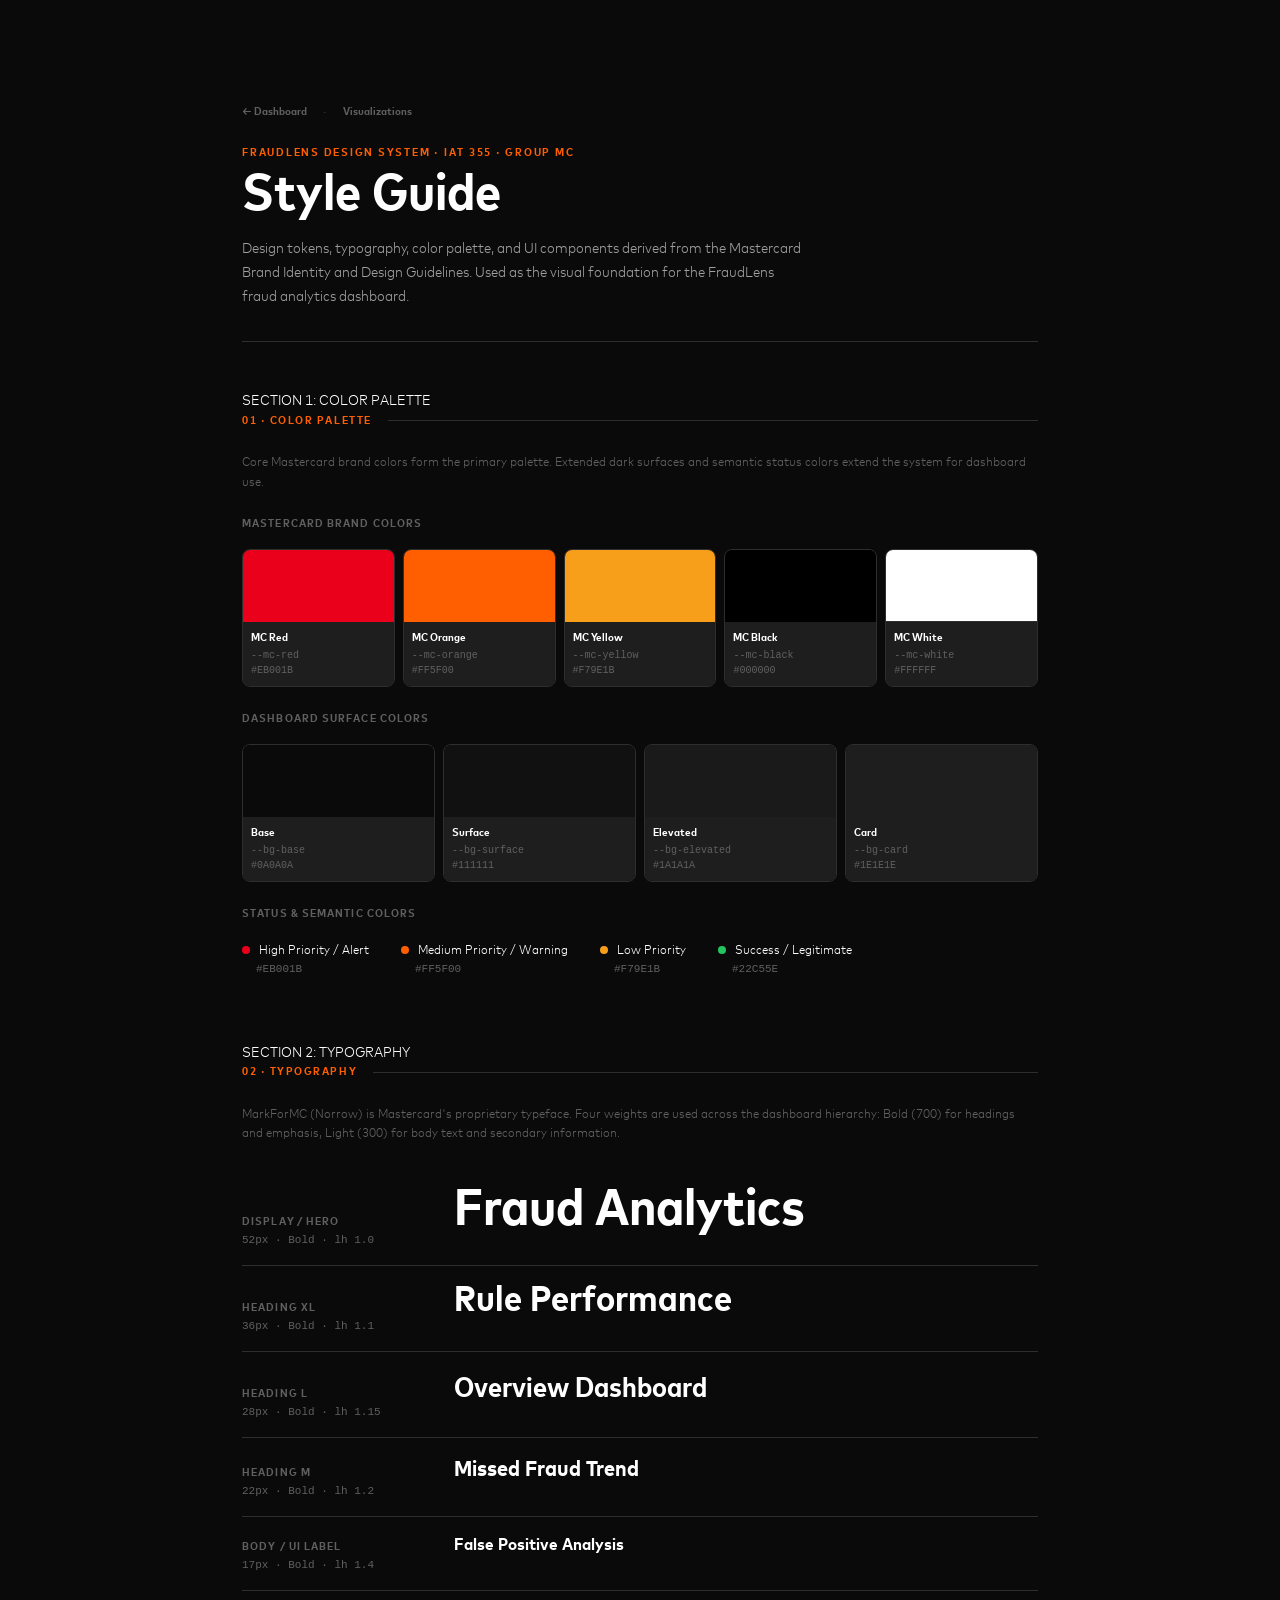
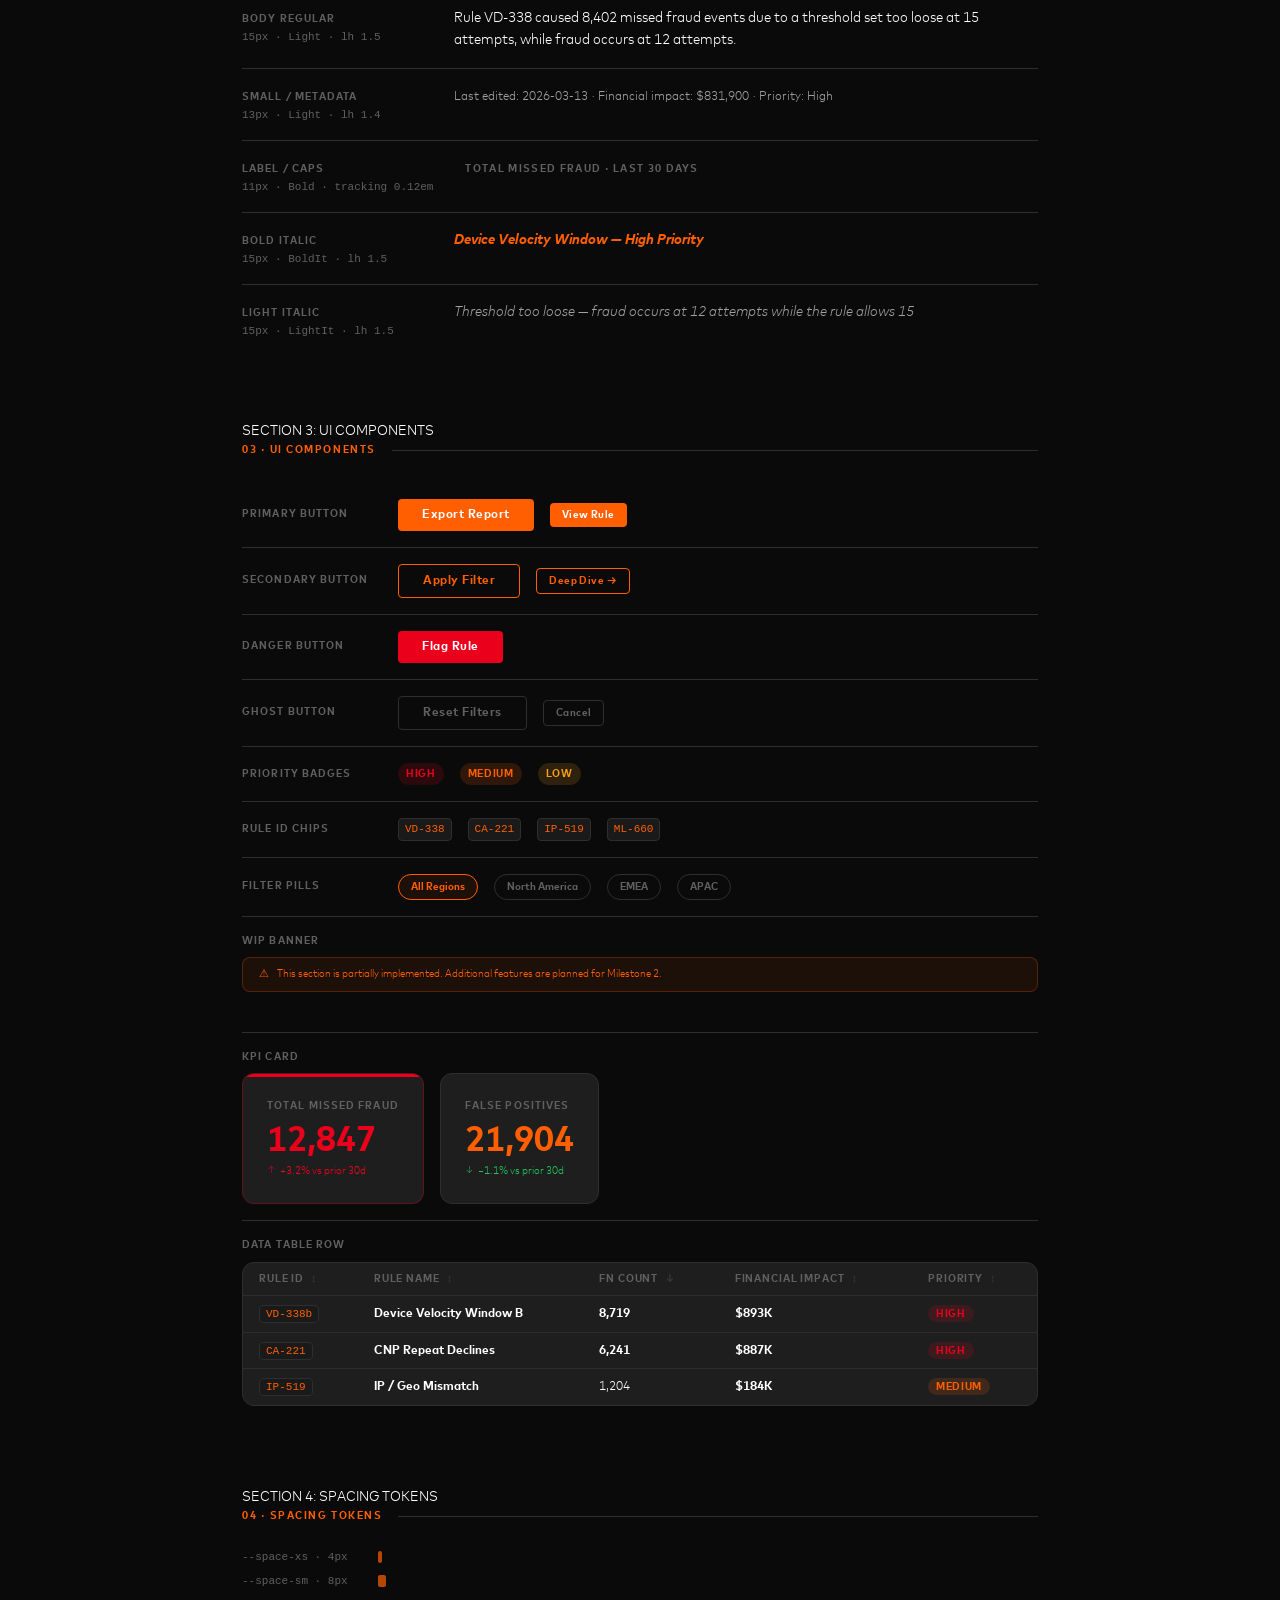
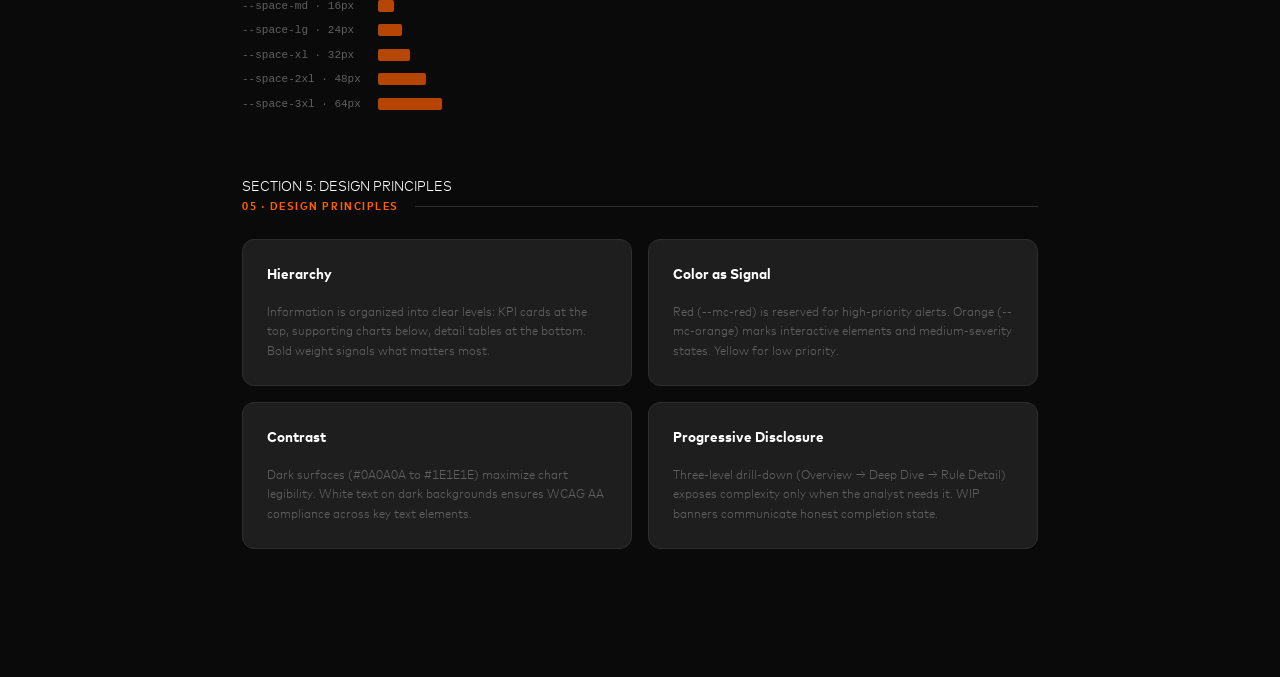
<file: style-guide.html>
<!DOCTYPE html>
<html lang="en">

<head>
    <meta charset="UTF-8" />
    <meta name="viewport" content="width=device-width, initial-scale=1.0" />
    <title>Style Guide — FraudLens Design System</title>
    <link rel="stylesheet" href="style.css" />
    <style>
        /* ---- Style Guide overrides ---- */
        body {
            background: var(--bg-base);
        }

        .sg-page {
            max-width: 860px;
            margin: 0 auto;
            padding: var(--space-xl) var(--space-xl) var(--space-3xl);
        }

        .sg-header {
            padding: var(--space-2xl) 0 var(--space-xl);
            border-bottom: 1px solid var(--bg-border);
            margin-bottom: var(--space-2xl);
        }

        .sg-eyebrow {
            font-size: var(--type-xs);
            font-weight: 700;
            letter-spacing: 0.16em;
            text-transform: uppercase;
            color: var(--mc-orange);
            margin-bottom: var(--space-sm);
        }

        .sg-header-title {
            font-size: var(--type-3xl);
            font-weight: 700;
            line-height: 1.0;
            margin-bottom: var(--space-md);
        }

        .sg-header-desc {
            font-size: var(--type-base);
            color: var(--text-secondary);
            font-weight: 300;
            line-height: 1.6;
            max-width: 560px;
        }

        .sg-nav {
            display: flex;
            gap: var(--space-md);
            margin-top: var(--space-lg);
        }

        .sg-nav a {
            font-size: var(--type-xs);
            font-weight: 700;
            color: var(--text-muted);
            transition: color var(--transition-fast);
        }

        .sg-nav a:hover {
            color: var(--mc-orange);
        }

        /* Section blocks */
        .sg-section {
            margin-bottom: var(--space-3xl);
        }

        .sg-section-label {
            font-size: var(--type-xs);
            font-weight: 700;
            letter-spacing: 0.14em;
            text-transform: uppercase;
            color: var(--mc-orange);
            margin-bottom: var(--space-lg);
            display: flex;
            align-items: center;
            gap: var(--space-md);
        }

        .sg-section-label::after {
            content: '';
            flex: 1;
            height: 1px;
            background: var(--bg-border);
        }

        /* Color swatches */
        .swatch-grid {
            display: grid;
            grid-template-columns: repeat(5, 1fr);
            gap: var(--space-sm);
            margin-bottom: var(--space-md);
        }

        .swatch {
            border-radius: var(--radius-md);
            overflow: hidden;
            border: 1px solid var(--bg-border);
        }

        .swatch-color {
            height: 72px;
        }

        .swatch-info {
            padding: var(--space-sm);
            background: var(--bg-card);
        }

        .swatch-name {
            font-size: var(--type-xs);
            font-weight: 700;
            color: var(--text-primary);
            margin-bottom: 2px;
        }

        .swatch-value {
            font-family: 'Courier New', monospace;
            font-size: 10px;
            color: var(--text-muted);
        }

        .swatch-grid--secondary {
            grid-template-columns: repeat(4, 1fr);
        }

        /* Typography specimens */
        .type-row {
            display: flex;
            align-items: baseline;
            gap: var(--space-xl);
            padding: var(--space-md) 0;
            border-bottom: 1px solid var(--bg-border);
        }

        .type-row:last-child {
            border-bottom: none;
        }

        .type-meta {
            min-width: 180px;
            flex-shrink: 0;
        }

        .type-meta-label {
            font-size: var(--type-xs);
            font-weight: 700;
            text-transform: uppercase;
            letter-spacing: 0.1em;
            color: var(--text-muted);
        }

        .type-meta-spec {
            font-size: var(--type-xs);
            color: var(--text-muted);
            font-family: 'Courier New', monospace;
            margin-top: 2px;
        }

        .type-specimen {
            flex: 1;
        }

        /* UI Component examples */
        .component-row {
            display: flex;
            align-items: center;
            gap: var(--space-md);
            flex-wrap: wrap;
            padding: var(--space-md) 0;
            border-bottom: 1px solid var(--bg-border);
        }

        .component-row:last-child {
            border-bottom: none;
        }

        .component-label {
            min-width: 140px;
            font-size: var(--type-xs);
            font-weight: 700;
            text-transform: uppercase;
            letter-spacing: 0.1em;
            color: var(--text-muted);
        }

        /* Buttons */
        .btn {
            font-family: 'MarkForMC', sans-serif;
            font-size: var(--type-sm);
            font-weight: 700;
            padding: var(--space-sm) var(--space-lg);
            border-radius: var(--radius-sm);
            border: none;
            cursor: pointer;
            transition: all var(--transition-fast);
            letter-spacing: 0.04em;
        }

        .btn--primary {
            background: var(--mc-orange);
            color: #fff;
        }

        .btn--primary:hover {
            background: #E55500;
        }

        .btn--secondary {
            background: transparent;
            border: 1px solid var(--mc-orange);
            color: var(--mc-orange);
        }

        .btn--secondary:hover {
            background: rgba(255, 95, 0, 0.1);
        }

        .btn--danger {
            background: var(--mc-red);
            color: #fff;
        }

        .btn--ghost {
            background: transparent;
            border: 1px solid var(--bg-border);
            color: var(--text-muted);
        }

        .btn--ghost:hover {
            border-color: var(--text-secondary);
            color: var(--text-primary);
        }

        .btn--sm {
            font-size: var(--type-xs);
            padding: 5px 12px;
        }

        /* Sample card */
        .sg-sample-card {
            background: var(--bg-card);
            border: 1px solid var(--bg-border);
            border-radius: var(--radius-lg);
            padding: var(--space-lg);
            max-width: 320px;
        }

        /* Spacing tokens */
        .spacing-grid {
            display: flex;
            flex-direction: column;
            gap: var(--space-sm);
        }

        .spacing-row {
            display: flex;
            align-items: center;
            gap: var(--space-md);
        }

        .spacing-bar {
            background: var(--mc-orange);
            height: 12px;
            border-radius: 2px;
            opacity: 0.7;
        }

        .spacing-label {
            font-size: var(--type-xs);
            font-family: 'Courier New', monospace;
            color: var(--text-muted);
            min-width: 120px;
        }

        /* Status indicators */
        .status-dot {
            width: 8px;
            height: 8px;
            border-radius: 50%;
            display: inline-block;
            margin-right: 6px;
        }

        .status-dot--red {
            background: var(--mc-red);
        }

        .status-dot--orange {
            background: var(--mc-orange);
        }

        .status-dot--yellow {
            background: var(--mc-yellow);
        }

        .status-dot--green {
            background: var(--status-ok);
        }

        @media (max-width: 700px) {
            .swatch-grid {
                grid-template-columns: repeat(3, 1fr);
            }

            .swatch-grid--secondary {
                grid-template-columns: repeat(2, 1fr);
            }
        }
    </style>
</head>

<body>

    <div class="sg-page">

        <!-- HEADER -->
        <header class="sg-header">
            <div class="sg-nav">
                <a href="index.html">← Dashboard</a>
                <span class="text-muted text-xs">·</span>
                <a href="visualizations.html">Visualizations</a>
            </div>
            <div style="margin-top: var(--space-lg);">
                <div class="sg-eyebrow">FraudLens Design System · IAT 355 · Group MC</div>
                <h1 class="sg-header-title">Style Guide</h1>
                <p class="sg-header-desc">Design tokens, typography, color palette, and UI components derived from the
                    Mastercard Brand Identity and Design Guidelines. Used as the visual foundation for the FraudLens
                    fraud analytics dashboard.</p>
            </div>
        </header>


        SECTION 1: COLOR PALETTE

        <section class="sg-section">
            <div class="sg-section-label">01 · Color Palette</div>

            <p class="text-sm text-muted mb-lg">Core Mastercard brand colors form the primary palette. Extended dark
                surfaces and semantic status colors extend the system for dashboard use.</p>

            <p class="text-xs text-muted mb-md"
                style="font-weight: 700; text-transform: uppercase; letter-spacing: 0.1em;">Mastercard Brand Colors</p>
            <div class="swatch-grid">
                <div class="swatch">
                    <div class="swatch-color" style="background: #EB001B;"></div>
                    <div class="swatch-info">
                        <div class="swatch-name">MC Red</div>
                        <div class="swatch-value">--mc-red<br>#EB001B</div>
                    </div>
                </div>
                <div class="swatch">
                    <div class="swatch-color" style="background: #FF5F00;"></div>
                    <div class="swatch-info">
                        <div class="swatch-name">MC Orange</div>
                        <div class="swatch-value">--mc-orange<br>#FF5F00</div>
                    </div>
                </div>
                <div class="swatch">
                    <div class="swatch-color" style="background: #F79E1B;"></div>
                    <div class="swatch-info">
                        <div class="swatch-name">MC Yellow</div>
                        <div class="swatch-value">--mc-yellow<br>#F79E1B</div>
                    </div>
                </div>
                <div class="swatch">
                    <div class="swatch-color" style="background: #000;"></div>
                    <div class="swatch-info">
                        <div class="swatch-name">MC Black</div>
                        <div class="swatch-value">--mc-black<br>#000000</div>
                    </div>
                </div>
                <div class="swatch">
                    <div class="swatch-color" style="background: #fff; border-bottom: 1px solid #2E2E2E;"></div>
                    <div class="swatch-info">
                        <div class="swatch-name">MC White</div>
                        <div class="swatch-value">--mc-white<br>#FFFFFF</div>
                    </div>
                </div>
            </div>

            <p class="text-xs text-muted mb-md mt-lg"
                style="font-weight: 700; text-transform: uppercase; letter-spacing: 0.1em;">Dashboard Surface Colors</p>
            <div class="swatch-grid swatch-grid--secondary">
                <div class="swatch">
                    <div class="swatch-color" style="background: #0A0A0A;"></div>
                    <div class="swatch-info">
                        <div class="swatch-name">Base</div>
                        <div class="swatch-value">--bg-base<br>#0A0A0A</div>
                    </div>
                </div>
                <div class="swatch">
                    <div class="swatch-color" style="background: #111111;"></div>
                    <div class="swatch-info">
                        <div class="swatch-name">Surface</div>
                        <div class="swatch-value">--bg-surface<br>#111111</div>
                    </div>
                </div>
                <div class="swatch">
                    <div class="swatch-color" style="background: #1A1A1A;"></div>
                    <div class="swatch-info">
                        <div class="swatch-name">Elevated</div>
                        <div class="swatch-value">--bg-elevated<br>#1A1A1A</div>
                    </div>
                </div>
                <div class="swatch">
                    <div class="swatch-color" style="background: #1E1E1E;"></div>
                    <div class="swatch-info">
                        <div class="swatch-name">Card</div>
                        <div class="swatch-value">--bg-card<br>#1E1E1E</div>
                    </div>
                </div>
            </div>

            <p class="text-xs text-muted mb-md mt-lg"
                style="font-weight: 700; text-transform: uppercase; letter-spacing: 0.1em;">Status & Semantic Colors</p>
            <div class="component-row" style="border: none; padding: 0; gap: var(--space-xl);">
                <div>
                    <span class="status-dot status-dot--red"></span>
                    <span class="text-sm">High Priority / Alert</span>
                    <div class="text-xs text-muted" style="font-family: monospace; margin-left: 14px;">#EB001B</div>
                </div>
                <div>
                    <span class="status-dot status-dot--orange"></span>
                    <span class="text-sm">Medium Priority / Warning</span>
                    <div class="text-xs text-muted" style="font-family: monospace; margin-left: 14px;">#FF5F00</div>
                </div>
                <div>
                    <span class="status-dot status-dot--yellow"></span>
                    <span class="text-sm">Low Priority</span>
                    <div class="text-xs text-muted" style="font-family: monospace; margin-left: 14px;">#F79E1B</div>
                </div>
                <div>
                    <span class="status-dot status-dot--green"></span>
                    <span class="text-sm">Success / Legitimate</span>
                    <div class="text-xs text-muted" style="font-family: monospace; margin-left: 14px;">#22C55E</div>
                </div>
            </div>

        </section>


        SECTION 2: TYPOGRAPHY

        <section class="sg-section">
            <div class="sg-section-label">02 · Typography</div>

            <p class="text-sm text-muted mb-lg">MarkForMC (Norrow) is Mastercard's proprietary typeface. Four weights
                are used across the dashboard hierarchy: Bold (700) for headings and emphasis, Light (300) for body text
                and secondary information.</p>

            <div class="type-row">
                <div class="type-meta">
                    <div class="type-meta-label">Display / Hero</div>
                    <div class="type-meta-spec">52px · Bold · lh 1.0</div>
                </div>
                <div class="type-specimen">
                    <span style="font-size: 52px; font-weight: 700; line-height: 1.0;">Fraud Analytics</span>
                </div>
            </div>

            <div class="type-row">
                <div class="type-meta">
                    <div class="type-meta-label">Heading XL</div>
                    <div class="type-meta-spec">36px · Bold · lh 1.1</div>
                </div>
                <div class="type-specimen">
                    <span style="font-size: 36px; font-weight: 700; line-height: 1.1;">Rule Performance</span>
                </div>
            </div>

            <div class="type-row">
                <div class="type-meta">
                    <div class="type-meta-label">Heading L</div>
                    <div class="type-meta-spec">28px · Bold · lh 1.15</div>
                </div>
                <div class="type-specimen">
                    <span style="font-size: 28px; font-weight: 700;">Overview Dashboard</span>
                </div>
            </div>

            <div class="type-row">
                <div class="type-meta">
                    <div class="type-meta-label">Heading M</div>
                    <div class="type-meta-spec">22px · Bold · lh 1.2</div>
                </div>
                <div class="type-specimen">
                    <span style="font-size: 22px; font-weight: 700;">Missed Fraud Trend</span>
                </div>
            </div>

            <div class="type-row">
                <div class="type-meta">
                    <div class="type-meta-label">Body / UI Label</div>
                    <div class="type-meta-spec">17px · Bold · lh 1.4</div>
                </div>
                <div class="type-specimen">
                    <span style="font-size: 17px; font-weight: 700;">False Positive Analysis</span>
                </div>
            </div>

            <div class="type-row">
                <div class="type-meta">
                    <div class="type-meta-label">Body Regular</div>
                    <div class="type-meta-spec">15px · Light · lh 1.5</div>
                </div>
                <div class="type-specimen">
                    <span style="font-size: 15px; font-weight: 300;">Rule VD-338 caused 8,402 missed fraud events due to
                        a threshold set too loose at 15 attempts, while fraud occurs at 12 attempts.</span>
                </div>
            </div>

            <div class="type-row">
                <div class="type-meta">
                    <div class="type-meta-label">Small / Metadata</div>
                    <div class="type-meta-spec">13px · Light · lh 1.4</div>
                </div>
                <div class="type-specimen">
                    <span style="font-size: 13px; font-weight: 300; color: #A0A0A0;">Last edited: 2026-03-13 · Financial
                        impact: $831,900 · Priority: High</span>
                </div>
            </div>

            <div class="type-row">
                <div class="type-meta">
                    <div class="type-meta-label">Label / Caps</div>
                    <div class="type-meta-spec">11px · Bold · tracking 0.12em</div>
                </div>
                <div class="type-specimen">
                    <span
                        style="font-size: 11px; font-weight: 700; letter-spacing: 0.12em; text-transform: uppercase; color: #606060;">Total
                        Missed Fraud · Last 30 Days</span>
                </div>
            </div>

            <div class="type-row">
                <div class="type-meta">
                    <div class="type-meta-label">Bold Italic</div>
                    <div class="type-meta-spec">15px · BoldIt · lh 1.5</div>
                </div>
                <div class="type-specimen">
                    <span style="font-size: 15px; font-weight: 700; font-style: italic; color: #FF5F00;">Device Velocity
                        Window — High Priority</span>
                </div>
            </div>

            <div class="type-row">
                <div class="type-meta">
                    <div class="type-meta-label">Light Italic</div>
                    <div class="type-meta-spec">15px · LightIt · lh 1.5</div>
                </div>
                <div class="type-specimen">
                    <span style="font-size: 15px; font-weight: 300; font-style: italic; color: #A0A0A0;">Threshold too
                        loose — fraud occurs at 12 attempts while the rule allows 15</span>
                </div>
            </div>
        </section>


        SECTION 3: UI COMPONENTS

        <section class="sg-section">
            <div class="sg-section-label">03 · UI Components</div>

            <!-- Buttons -->
            <div class="component-row">
                <div class="component-label">Primary Button</div>
                <button class="btn btn--primary">Export Report</button>
                <button class="btn btn--primary btn--sm">View Rule</button>
            </div>

            <div class="component-row">
                <div class="component-label">Secondary Button</div>
                <button class="btn btn--secondary">Apply Filter</button>
                <button class="btn btn--secondary btn--sm">Deep Dive →</button>
            </div>

            <div class="component-row">
                <div class="component-label">Danger Button</div>
                <button class="btn btn--danger">Flag Rule</button>
            </div>

            <div class="component-row">
                <div class="component-label">Ghost Button</div>
                <button class="btn btn--ghost">Reset Filters</button>
                <button class="btn btn--ghost btn--sm">Cancel</button>
            </div>

            <!-- Priority Badges -->
            <div class="component-row">
                <div class="component-label">Priority Badges</div>
                <span class="priority-badge priority-badge--high">High</span>
                <span class="priority-badge priority-badge--medium">Medium</span>
                <span class="priority-badge priority-badge--low">Low</span>
            </div>

            <!-- Rule ID chip -->
            <div class="component-row">
                <div class="component-label">Rule ID Chips</div>
                <span class="rule-id">VD-338</span>
                <span class="rule-id">CA-221</span>
                <span class="rule-id">IP-519</span>
                <span class="rule-id">ML-660</span>
            </div>

            <!-- Filter pills -->
            <div class="component-row">
                <div class="component-label">Filter Pills</div>
                <button class="filter-btn active">All Regions</button>
                <button class="filter-btn">North America</button>
                <button class="filter-btn">EMEA</button>
                <button class="filter-btn">APAC</button>
            </div>

            <!-- WIP Banner -->
            <div class="component-row" style="display: block;">
                <div class="component-label" style="margin-bottom: var(--space-sm);">WIP Banner</div>
                <div class="wip-banner">
                    <span>⚠</span>
                    <span>This section is partially implemented. Additional features are planned for Milestone 2.</span>
                </div>
            </div>

            <!-- Sample KPI Card -->
            <div class="component-row" style="display: block;">
                <div class="component-label" style="margin-bottom: var(--space-sm);">KPI Card</div>
                <div style="display: flex; gap: var(--space-md);">
                    <div class="kpi-card kpi-card--alert" style="max-width: 220px;">
                        <div class="kpi-label">Total Missed Fraud</div>
                        <div class="kpi-value kpi-value--alert">12,847</div>
                        <div class="kpi-delta kpi-delta--up">
                            <span class="kpi-delta-arrow">↑</span>
                            <span>+3.2% vs prior 30d</span>
                        </div>
                    </div>
                    <div class="kpi-card" style="max-width: 220px;">
                        <div class="kpi-label">False Positives</div>
                        <div class="kpi-value kpi-value--warn">21,904</div>
                        <div class="kpi-delta kpi-delta--down">
                            <span class="kpi-delta-arrow">↓</span>
                            <span>−1.1% vs prior 30d</span>
                        </div>
                    </div>
                </div>
            </div>

            <!-- Sample data table snippet -->
            <div class="component-row" style="display: block;">
                <div class="component-label" style="margin-bottom: var(--space-sm);">Data Table Row</div>
                <div class="chart-card" style="padding: 0; overflow: hidden;">
                    <table class="data-table">
                        <thead>
                            <tr>
                                <th>Rule ID <span class="sort-arrow">↕</span></th>
                                <th>Rule Name <span class="sort-arrow">↕</span></th>
                                <th>FN Count <span class="sort-arrow">↓</span></th>
                                <th>Financial Impact <span class="sort-arrow">↕</span></th>
                                <th>Priority <span class="sort-arrow">↕</span></th>
                            </tr>
                        </thead>
                        <tbody>
                            <tr>
                                <td><span class="rule-id">VD-338b</span></td>
                                <td class="text-bold">Device Velocity Window B</td>
                                <td class="text-bold text-danger">8,719</td>
                                <td class="impact-value impact-value--high">$893K</td>
                                <td><span class="priority-badge priority-badge--high">High</span></td>
                            </tr>
                            <tr>
                                <td><span class="rule-id">CA-221</span></td>
                                <td class="text-bold">CNP Repeat Declines</td>
                                <td class="text-bold">6,241</td>
                                <td class="impact-value">$887K</td>
                                <td><span class="priority-badge priority-badge--high">High</span></td>
                            </tr>
                            <tr>
                                <td><span class="rule-id">IP-519</span></td>
                                <td class="text-bold">IP / Geo Mismatch</td>
                                <td class="text-muted">1,204</td>
                                <td class="impact-value">$184K</td>
                                <td><span class="priority-badge priority-badge--medium">Medium</span></td>
                            </tr>
                        </tbody>
                    </table>
                </div>
            </div>

        </section>


        SECTION 4: SPACING TOKENS

        <section class="sg-section">
            <div class="sg-section-label">04 · Spacing Tokens</div>

            <div class="spacing-grid">
                <div class="spacing-row">
                    <div class="spacing-label">--space-xs · 4px</div>
                    <div class="spacing-bar" style="width: 4px;"></div>
                </div>
                <div class="spacing-row">
                    <div class="spacing-label">--space-sm · 8px</div>
                    <div class="spacing-bar" style="width: 8px;"></div>
                </div>
                <div class="spacing-row">
                    <div class="spacing-label">--space-md · 16px</div>
                    <div class="spacing-bar" style="width: 16px;"></div>
                </div>
                <div class="spacing-row">
                    <div class="spacing-label">--space-lg · 24px</div>
                    <div class="spacing-bar" style="width: 24px;"></div>
                </div>
                <div class="spacing-row">
                    <div class="spacing-label">--space-xl · 32px</div>
                    <div class="spacing-bar" style="width: 32px;"></div>
                </div>
                <div class="spacing-row">
                    <div class="spacing-label">--space-2xl · 48px</div>
                    <div class="spacing-bar" style="width: 48px;"></div>
                </div>
                <div class="spacing-row">
                    <div class="spacing-label">--space-3xl · 64px</div>
                    <div class="spacing-bar" style="width: 64px;"></div>
                </div>
            </div>
        </section>


        SECTION 5: DESIGN PRINCIPLES

        <section class="sg-section">
            <div class="sg-section-label">05 · Design Principles</div>

            <div style="display: grid; grid-template-columns: 1fr 1fr; gap: var(--space-md);">
                <div class="chart-card">
                    <div class="chart-card-title mb-md">Hierarchy</div>
                    <p class="text-sm text-muted text-light">Information is organized into clear levels: KPI cards at
                        the top, supporting charts below, detail tables at the bottom. Bold weight signals what matters
                        most.</p>
                </div>
                <div class="chart-card">
                    <div class="chart-card-title mb-md">Color as Signal</div>
                    <p class="text-sm text-muted text-light">Red (--mc-red) is reserved for high-priority alerts. Orange
                        (--mc-orange) marks interactive elements and medium-severity states. Yellow for low priority.
                    </p>
                </div>
                <div class="chart-card">
                    <div class="chart-card-title mb-md">Contrast</div>
                    <p class="text-sm text-muted text-light">Dark surfaces (#0A0A0A to #1E1E1E) maximize chart
                        legibility. White text on dark backgrounds ensures WCAG AA compliance across key text elements.
                    </p>
                </div>
                <div class="chart-card">
                    <div class="chart-card-title mb-md">Progressive Disclosure</div>
                    <p class="text-sm text-muted text-light">Three-level drill-down (Overview → Deep Dive → Rule Detail)
                        exposes complexity only when the analyst needs it. WIP banners communicate honest completion
                        state.</p>
                </div>
            </div>
        </section>

    </div><!-- /sg-page -->

</body>

</html>
</file>
<file: style.css>
/*
   MASTERCARD FRAUD ANALYTICS DASHBOARD — STYLE SYSTEM
   Styles based on Mastercard's Digital Design Guidelines 
   https://stage.perf.mastercard.us/content/designcenter/digital-design.html
*/

/* --- FONT REGISTRATION ------------------------------------ */
@font-face {
    font-family: 'MarkForMC';
    src: url('assets/MarkForMCNrwO-Bold.ttf') format('truetype');
    font-weight: 700;
    font-style: normal;
}

@font-face {
    font-family: 'MarkForMC';
    src: url('assets/MarkForMCNrwO-BoldIt.ttf') format('truetype');
    font-weight: 700;
    font-style: italic;
}

@font-face {
    font-family: 'MarkForMC';
    src: url('assets/MarkForMCNrwO-Light.ttf') format('truetype');
    font-weight: 300;
    font-style: normal;
}

@font-face {
    font-family: 'MarkForMC';
    src: url('assets/MarkForMCNrwO-LightIt.ttf') format('truetype');
    font-weight: 300;
    font-style: italic;
}

/* --- DESIGN TOKENS ---------------------------------------- */
:root {
    /* Mastercard Core Palette */
    --mc-red: #EB001B;
    --mc-orange: #FF5F00;
    --mc-yellow: #F79E1B;
    --mc-black: #000000;
    --mc-white: #FFFFFF;

    /* Surface / Background */
    --bg-base: #0A0A0A;
    --bg-surface: #111111;
    --bg-elevated: #1A1A1A;
    --bg-card: #1E1E1E;
    --bg-hover: #252525;
    --bg-border: #2E2E2E;

    /* Text Hierarchy */
    --text-primary: #FFFFFF;
    --text-secondary: #A0A0A0;
    --text-muted: #606060;
    --text-accent: #FF5F00;

    /* Status Colors */
    --status-high: #EB001B;
    --status-medium: #FF5F00;
    --status-low: #F79E1B;
    --status-ok: #22C55E;

    /* Chart Colors */
    --chart-1: #FF5F00;
    --chart-2: #EB001B;
    --chart-3: #F79E1B;
    --chart-4: #FF8C42;
    --chart-5: #C0392B;

    /* Spacing */
    --space-xs: 4px;
    --space-sm: 8px;
    --space-md: 16px;
    --space-lg: 24px;
    --space-xl: 32px;
    --space-2xl: 48px;
    --space-3xl: 64px;

    /* Typography Scale */
    --type-xs: 11px;
    --type-sm: 13px;
    --type-base: 15px;
    --type-md: 17px;
    --type-lg: 22px;
    --type-xl: 28px;
    --type-2xl: 36px;
    --type-3xl: 52px;

    /* Layout */
    --sidebar-width: 220px;
    --topbar-height: 56px;
    --radius-sm: 4px;
    --radius-md: 8px;
    --radius-lg: 12px;
    --radius-xl: 16px;

    /* Shadows */
    --shadow-card: 0 1px 3px rgba(0, 0, 0, 0.4), 0 4px 12px rgba(0, 0, 0, 0.3);
    --shadow-elevated: 0 4px 16px rgba(0, 0, 0, 0.6), 0 1px 4px rgba(0, 0, 0, 0.4);

    /* Transitions */
    --transition-fast: 150ms ease;
    --transition-normal: 250ms ease;
}

/* --- RESET & BASE ----------------------------------------- */
*,
*::before,
*::after {
    box-sizing: border-box;
    margin: 0;
    padding: 0;
}

html {
    font-size: 16px;
    -webkit-font-smoothing: antialiased;
    -moz-osx-font-smoothing: grayscale;
}

body {
    font-family: 'MarkForMC', 'Helvetica Neue', Helvetica, Arial, sans-serif;
    font-weight: 300;
    font-size: var(--type-base);
    line-height: 1.5;
    color: var(--text-primary);
    background-color: var(--bg-base);
    min-height: 100vh;
}

a {
    color: inherit;
    text-decoration: none;
}

button {
    cursor: pointer;
    font-family: inherit;
}

/* --- LAYOUT SHELL ----------------------------------------- */
.app-shell {
    display: flex;
    min-height: 100vh;
    overflow-x: hidden;
}

/* --- SIDEBAR ---------------------------------------------- */
.sidebar {
    width: var(--sidebar-width);
    background: var(--bg-surface);
    border-right: 1px solid var(--bg-border);
    display: flex;
    flex-direction: column;
    position: fixed;
    top: 0;
    left: 0;
    height: 100vh;
    z-index: 100;
    overflow: hidden;
}

.sidebar-brand {
    padding: var(--space-lg) var(--space-md);
    border-bottom: 1px solid var(--bg-border);
    display: flex;
    align-items: center;
    gap: var(--space-sm);
    min-height: var(--topbar-height);
}

.sidebar-brand-circles {
    display: flex;
    align-items: center;
}

.brand-circle {
    width: 28px;
    height: 28px;
    border-radius: 50%;
    display: block;
}

.brand-circle--red {
    background: var(--mc-red);
}

.brand-circle--yellow {
    background: var(--mc-yellow);
    margin-left: -10px;
}

.sidebar-brand-text {
    font-size: var(--type-xs);
    font-weight: 700;
    letter-spacing: 0.12em;
    text-transform: uppercase;
    color: var(--text-secondary);
    line-height: 1.2;
}

.sidebar-brand-text span {
    display: block;
    color: var(--text-primary);
    font-size: var(--type-sm);
}

.sidebar-nav {
    flex: 1;
    padding: var(--space-md) 0;
    overflow-y: auto;
}

.nav-section-label {
    font-size: var(--type-xs);
    font-weight: 700;
    letter-spacing: 0.14em;
    text-transform: uppercase;
    color: var(--text-muted);
    padding: var(--space-md) var(--space-md) var(--space-xs);
}

.nav-item {
    display: flex;
    align-items: center;
    gap: var(--space-sm);
    padding: var(--space-sm) var(--space-md);
    font-size: var(--type-sm);
    font-weight: 300;
    color: var(--text-secondary);
    cursor: pointer;
    border-left: 2px solid transparent;
    transition: all var(--transition-fast);
    position: relative;
    user-select: none;
}

.nav-item:hover {
    color: var(--text-primary);
    background: var(--bg-hover);
}

.nav-item.active {
    color: var(--text-primary);
    border-left-color: var(--mc-orange);
    background: rgba(255, 95, 0, 0.08);
    font-weight: 700;
}

.nav-item-icon {
    width: 16px;
    height: 16px;
    opacity: 0.6;
    flex-shrink: 0;
}

.nav-item.active .nav-item-icon {
    opacity: 1;
}

.nav-badge {
    margin-left: auto;
    font-size: 10px;
    font-weight: 700;
    padding: 2px 6px;
    border-radius: 10px;
    background: var(--mc-red);
    color: white;
}

.nav-badge--grey {
    background: var(--bg-border);
    color: var(--text-muted);
}

.sidebar-footer {
    padding: var(--space-md);
    border-top: 1px solid var(--bg-border);
}

.sidebar-user {
    display: flex;
    align-items: center;
    gap: var(--space-sm);
}

.user-avatar {
    width: 32px;
    height: 32px;
    border-radius: 50%;
    background: var(--mc-orange);
    display: flex;
    align-items: center;
    justify-content: center;
    font-size: var(--type-xs);
    font-weight: 700;
    color: white;
    flex-shrink: 0;
}

.user-info {
    overflow: hidden;
}

.user-name {
    font-size: var(--type-sm);
    font-weight: 700;
    color: var(--text-primary);
    white-space: nowrap;
    overflow: hidden;
    text-overflow: ellipsis;
}

.user-role {
    font-size: var(--type-xs);
    color: var(--text-muted);
}

/* --- MAIN CONTENT AREA ------------------------------------ */
.main-content {
    margin-left: var(--sidebar-width);
    flex: 1;
    min-width: 0;
    display: flex;
    flex-direction: column;
    min-height: 100vh;
    overflow-x: hidden;
}

/* --- TOP BAR ---------------------------------------------- */
.topbar {
    height: var(--topbar-height);
    background: var(--bg-surface);
    border-bottom: 1px solid var(--bg-border);
    display: flex;
    align-items: center;
    padding: 0 var(--space-xl);
    gap: var(--space-md);
    position: sticky;
    top: 0;
    z-index: 50;
}

.topbar-title {
    font-size: var(--type-md);
    font-weight: 700;
    flex: 1;
}

.topbar-subtitle {
    font-size: var(--type-sm);
    color: var(--text-muted);
    font-weight: 300;
}

.topbar-actions {
    display: flex;
    align-items: center;
    gap: var(--space-sm);
}

.topbar-date {
    font-size: var(--type-xs);
    color: var(--text-muted);
    padding: var(--space-xs) var(--space-sm);
    background: var(--bg-elevated);
    border-radius: var(--radius-sm);
    border: 1px solid var(--bg-border);
}

/* --- PAGE PANELS (Level Switcher) ------------------------- */
.page-panel {
    display: none;
    flex: 1;
    padding: var(--space-xl);
    animation: panelFadeIn 250ms ease;
    overflow-x: hidden;
    min-width: 0;
}

.page-panel.active {
    display: block;
}

@keyframes panelFadeIn {
    from {
        opacity: 0;
        transform: translateY(6px);
    }

    to {
        opacity: 1;
        transform: translateY(0);
    }
}

/* --- SECTION HEADERS -------------------------------------- */
.section-header {
    margin-bottom: var(--space-xl);
}

.section-title {
    font-size: var(--type-xl);
    font-weight: 700;
    line-height: 1.1;
    margin-bottom: var(--space-xs);
}

.section-subtitle {
    font-size: var(--type-sm);
    color: var(--text-muted);
    font-weight: 300;
}

.section-divider {
    height: 2px;
    background: linear-gradient(to right, var(--mc-orange), transparent);
    margin: var(--space-lg) 0;
}

/* --- KPI CARDS -------------------------------------------- */
.kpi-grid {
    display: grid;
    grid-template-columns: repeat(4, 1fr);
    gap: var(--space-md);
    margin-bottom: var(--space-xl);
    min-width: 0;
}

.kpi-grid>* {
    min-width: 0;
}

.kpi-card {
    background: var(--bg-card);
    border: 1px solid var(--bg-border);
    border-radius: var(--radius-lg);
    padding: var(--space-lg);
    position: relative;
    overflow: hidden;
    transition: border-color var(--transition-normal);
}

.kpi-card::before {
    content: '';
    position: absolute;
    top: 0;
    left: 0;
    right: 0;
    height: 3px;
    background: var(--mc-orange);
    opacity: 0;
    transition: opacity var(--transition-normal);
}

.kpi-card:hover {
    border-color: var(--mc-orange);
}

.kpi-card:hover::before {
    opacity: 1;
}

.kpi-card--alert::before {
    background: var(--mc-red);
    opacity: 1;
}

.kpi-card--alert {
    border-color: rgba(235, 0, 27, 0.3);
}

.kpi-label {
    font-size: var(--type-xs);
    font-weight: 700;
    text-transform: uppercase;
    letter-spacing: 0.1em;
    color: var(--text-muted);
    margin-bottom: var(--space-sm);
}

.kpi-value {
    font-size: var(--type-2xl);
    font-weight: 700;
    line-height: 1;
    margin-bottom: var(--space-xs);
}

.kpi-value--alert {
    color: var(--mc-red);
}

.kpi-value--warn {
    color: var(--mc-orange);
}

.kpi-value--ok {
    color: var(--status-ok);
}

.kpi-delta {
    font-size: var(--type-xs);
    color: var(--text-muted);
    display: flex;
    align-items: center;
    gap: 4px;
}

.kpi-delta--up {
    color: var(--mc-red);
}

.kpi-delta--down {
    color: var(--status-ok);
}

.kpi-delta-arrow {
    font-size: 10px;
}

/* --- CHART CONTAINERS ------------------------------------- */
.chart-grid {
    display: grid;
    gap: var(--space-md);
    margin-bottom: var(--space-xl);
    min-width: 0;
}

.chart-grid>* {
    min-width: 0;
}

.chart-grid--2col {
    grid-template-columns: 1fr 1fr;
}

.chart-grid--3col {
    /* FP bar is narrower, donut gets more room for its external labels */
    grid-template-columns: 3fr 2fr;
}

.chart-card {
    background: var(--bg-card);
    border: 1px solid var(--bg-border);
    border-radius: var(--radius-lg);
    padding: var(--space-lg);
    overflow: hidden;
    min-width: 0;
}

.chart-card-header {
    display: flex;
    align-items: flex-start;
    justify-content: space-between;
    margin-bottom: var(--space-md);
}

.chart-card-title {
    font-size: var(--type-base);
    font-weight: 700;
    margin-bottom: 2px;
}

.chart-card-desc {
    font-size: var(--type-xs);
    color: var(--text-muted);
    font-weight: 300;
}

.chart-card-badge {
    font-size: var(--type-xs);
    font-weight: 700;
    padding: 3px 8px;
    border-radius: 20px;
    border: 1px solid var(--bg-border);
    color: var(--text-muted);
    white-space: nowrap;
}

.chart-container {
    width: 100%;
    max-width: 100%;
    background: var(--bg-elevated);
    border-radius: var(--radius-md);
    border: 1px dashed var(--bg-border);
    display: flex;
    align-items: center;
    justify-content: center;
    position: relative;
    overflow: hidden;
}

/* Donut uses viewBox + overflow:visible on the SVG — container must not clip it */
#failure-donut-chart,
#viz8-failure-donut {
    overflow: visible;
}

.chart-container--tall {
    height: 280px;
}

.chart-container--medium {
    height: 300px;
    min-height: 200px;
}

.chart-container--short {
    height: 160px;
}

.chart-placeholder {
    display: flex;
    flex-direction: column;
    align-items: center;
    gap: var(--space-sm);
    color: var(--text-muted);
    pointer-events: none;
    padding: var(--space-lg);
    text-align: center;
}

.chart-placeholder-icon {
    font-size: 28px;
    opacity: 0.4;
}

.chart-placeholder-label {
    font-size: var(--type-xs);
    font-weight: 700;
    text-transform: uppercase;
    letter-spacing: 0.1em;
}

.chart-placeholder-hint {
    font-size: var(--type-xs);
    color: var(--text-muted);
    opacity: 0.6;
}

/* D3 chart containers */
svg {
    display: block;
    max-width: 100%;
}

.chart-svg-container {
    width: 100%;
}

/* --- DATA TABLES ------------------------------------------ */
.data-table-wrap {
    overflow-x: auto;
    max-width: 100%;
}

.data-table {
    width: 100%;
    border-collapse: collapse;
    font-size: var(--type-sm);
}

.data-table th {
    text-align: left;
    padding: var(--space-sm) var(--space-md);
    font-size: var(--type-xs);
    font-weight: 700;
    text-transform: uppercase;
    letter-spacing: 0.08em;
    color: var(--text-muted);
    border-bottom: 1px solid var(--bg-border);
    white-space: nowrap;
    cursor: pointer;
    user-select: none;
}

.data-table th:hover {
    color: var(--text-primary);
}

.data-table th .sort-arrow {
    margin-left: 4px;
    opacity: 0.4;
}

.data-table th.sorted .sort-arrow {
    opacity: 1;
    color: var(--mc-orange);
}

.data-table td {
    padding: var(--space-sm) var(--space-md);
    border-bottom: 1px solid var(--bg-border);
    color: var(--text-primary);
    vertical-align: middle;
}

.data-table tr:hover td {
    background: var(--bg-hover);
}

.data-table tr:last-child td {
    border-bottom: none;
}

.rule-id {
    font-family: 'Courier New', monospace;
    font-size: var(--type-xs);
    padding: 2px 6px;
    background: var(--bg-elevated);
    border-radius: var(--radius-sm);
    color: var(--mc-orange);
    border: 1px solid var(--bg-border);
}

.priority-badge {
    font-size: var(--type-xs);
    font-weight: 700;
    padding: 3px 8px;
    border-radius: 20px;
    text-transform: uppercase;
    letter-spacing: 0.06em;
}

.priority-badge--high {
    background: rgba(235, 0, 27, 0.15);
    color: var(--mc-red);
}

.priority-badge--medium {
    background: rgba(255, 95, 0, 0.15);
    color: var(--mc-orange);
}

.priority-badge--low {
    background: rgba(247, 158, 27, 0.15);
    color: var(--mc-yellow);
}

.impact-value {
    font-weight: 700;
    color: var(--text-primary);
}

.impact-value--high {
    color: var(--mc-red);
}

.drill-btn {
    font-size: var(--type-xs);
    font-weight: 700;
    padding: 4px 10px;
    border-radius: var(--radius-sm);
    border: 1px solid var(--bg-border);
    background: transparent;
    color: var(--text-muted);
    transition: all var(--transition-fast);
}

.drill-btn:hover {
    border-color: var(--mc-orange);
    color: var(--mc-orange);
    background: rgba(255, 95, 0, 0.08);
}

/* --- FAILURE TYPE SUMMARY --------------------------------- */
.failure-grid {
    display: grid;
    grid-template-columns: repeat(5, 1fr);
    gap: var(--space-sm);
    margin-bottom: var(--space-xl);
}

.failure-item {
    background: var(--bg-card);
    border: 1px solid var(--bg-border);
    border-radius: var(--radius-md);
    padding: var(--space-md);
    text-align: center;
    transition: border-color var(--transition-fast);
}

.failure-item:hover {
    border-color: var(--mc-orange);
}

.failure-pct {
    font-size: var(--type-xl);
    font-weight: 700;
    color: var(--mc-orange);
    margin-bottom: 4px;
}

.failure-label {
    font-size: var(--type-xs);
    color: var(--text-muted);
    line-height: 1.3;
}

/* --- FILTER BAR ------------------------------------------- */
.filter-bar {
    display: flex;
    align-items: center;
    gap: var(--space-sm);
    margin-bottom: var(--space-lg);
    flex-wrap: wrap;
}

.filter-label {
    font-size: var(--type-xs);
    font-weight: 700;
    text-transform: uppercase;
    letter-spacing: 0.1em;
    color: var(--text-muted);
}

.filter-btn {
    font-size: var(--type-xs);
    font-weight: 700;
    padding: 5px 12px;
    border-radius: 20px;
    border: 1px solid var(--bg-border);
    background: transparent;
    color: var(--text-muted);
    transition: all var(--transition-fast);
}

.filter-btn:hover,
.filter-btn.active {
    border-color: var(--mc-orange);
    color: var(--mc-orange);
    background: rgba(255, 95, 0, 0.08);
}

.filter-select {
    font-family: inherit;
    font-size: var(--type-xs);
    font-weight: 700;
    padding: 5px 10px;
    border-radius: var(--radius-sm);
    border: 1px solid var(--bg-border);
    background: var(--bg-elevated);
    color: var(--text-secondary);
    cursor: pointer;
}

.filter-select:focus {
    outline: 1px solid var(--mc-orange);
}

/* --- LEVEL 2: DEEP DIVE ----------------------------------- */
.wip-banner {
    background: rgba(255, 95, 0, 0.08);
    border: 1px solid rgba(255, 95, 0, 0.25);
    border-radius: var(--radius-md);
    padding: var(--space-sm) var(--space-md);
    margin-bottom: var(--space-lg);
    display: flex;
    align-items: center;
    gap: var(--space-sm);
    font-size: var(--type-xs);
    color: var(--mc-orange);
}

.wip-banner-icon {
    opacity: 0.8;
}

/* --- LEVEL 3: PLACEHOLDER --------------------------------- */
.placeholder-panel {
    background: var(--bg-card);
    border: 1px dashed var(--bg-border);
    border-radius: var(--radius-lg);
    padding: var(--space-2xl);
    text-align: center;
    margin-bottom: var(--space-md);
}

.placeholder-panel-icon {
    font-size: 36px;
    margin-bottom: var(--space-md);
    opacity: 0.3;
}

.placeholder-panel-title {
    font-size: var(--type-md);
    font-weight: 700;
    color: var(--text-secondary);
    margin-bottom: var(--space-xs);
}

.placeholder-panel-desc {
    font-size: var(--type-sm);
    color: var(--text-muted);
    font-weight: 300;
}

.placeholder-grid {
    display: grid;
    grid-template-columns: 1fr 1fr 1fr;
    gap: var(--space-md);
}

/* --- REGION FILTER PILLS ---------------------------------- */
.region-pills {
    display: flex;
    gap: var(--space-xs);
    flex-wrap: wrap;
    margin-bottom: var(--space-lg);
}

.region-pill {
    padding: var(--space-xs) var(--space-md);
    border-radius: 20px;
    border: 1px solid var(--bg-border);
    background: var(--bg-elevated);
    color: var(--text-muted);
    font-size: var(--type-xs);
    font-weight: 700;
    cursor: pointer;
    transition: all var(--transition-fast);
}

.region-pill.active {
    border-color: var(--mc-orange);
    color: var(--mc-orange);
    background: rgba(255, 95, 0, 0.08);
}

/* --- TOOLTIP ---------------------------------------------- */
.chart-tooltip {
    position: fixed;
    background: var(--bg-elevated);
    border: 1px solid var(--bg-border);
    border-radius: var(--radius-md);
    padding: var(--space-sm) var(--space-md);
    font-size: var(--type-xs);
    pointer-events: none;
    z-index: 9999;
    opacity: 0;
    transition: opacity var(--transition-fast);
    max-width: 200px;
    box-shadow: var(--shadow-elevated);
}

.chart-tooltip.visible {
    opacity: 1;
}

.tooltip-label {
    font-weight: 700;
    color: var(--text-primary);
    margin-bottom: 4px;
}

.tooltip-value {
    color: var(--mc-orange);
    font-weight: 700;
}

.tooltip-sub {
    color: var(--text-muted);
    margin-top: 2px;
}

/* --- AXIS LABELS (D3) ------------------------------------- */
.axis-label {
    font-family: 'MarkForMC', sans-serif;
    font-size: 11px;
    fill: var(--text-muted);
}

.axis-title {
    font-family: 'MarkForMC', sans-serif;
    font-size: 11px;
    font-weight: 700;
    fill: var(--text-secondary);
}

/* --- LOADING STATES --------------------------------------- */
.chart-loading {
    display: flex;
    align-items: center;
    gap: var(--space-sm);
    color: var(--text-muted);
    font-size: var(--type-xs);
}

.loading-dot {
    width: 6px;
    height: 6px;
    border-radius: 50%;
    background: var(--mc-orange);
    animation: loadPulse 1.2s ease infinite;
}

.loading-dot:nth-child(2) {
    animation-delay: 0.2s;
}

.loading-dot:nth-child(3) {
    animation-delay: 0.4s;
}

@keyframes loadPulse {

    0%,
    100% {
        opacity: 0.3;
        transform: scale(0.8);
    }

    50% {
        opacity: 1;
        transform: scale(1.2);
    }
}

/* --- UTILITY CLASSES -------------------------------------- */
.text-muted {
    color: var(--text-muted);
}

.text-accent {
    color: var(--mc-orange);
}

.text-danger {
    color: var(--mc-red);
}

.text-warn {
    color: var(--mc-yellow);
}

.text-ok {
    color: var(--status-ok);
}

.text-bold {
    font-weight: 700;
}

.text-light {
    font-weight: 300;
}

.text-sm {
    font-size: var(--type-sm);
}

.text-xs {
    font-size: var(--type-xs);
}

.mt-sm {
    margin-top: var(--space-sm);
}

.mt-md {
    margin-top: var(--space-md);
}

.mt-lg {
    margin-top: var(--space-lg);
}

.mt-xl {
    margin-top: var(--space-xl);
}

.mb-md {
    margin-bottom: var(--space-md);
}

.mb-lg {
    margin-bottom: var(--space-lg);
}

.mb-xl {
    margin-bottom: var(--space-xl);
}

.flex {
    display: flex;
}

.flex-center {
    display: flex;
    align-items: center;
}

.flex-between {
    display: flex;
    align-items: center;
    justify-content: space-between;
}

.gap-sm {
    gap: var(--space-sm);
}

.gap-md {
    gap: var(--space-md);
}

/* --- RESPONSIVE ------------------------------------------- */
@media (max-width: 1280px) {
    .chart-grid--3col {
        grid-template-columns: 1fr 1fr;
    }
}

@media (max-width: 1100px) {
    .kpi-grid {
        grid-template-columns: repeat(2, 1fr);
    }

    .chart-grid--2col {
        grid-template-columns: 1fr;
    }

    /* Stack FP+donut only when total width is too narrow for both */
    .chart-grid--3col {
        grid-template-columns: 1fr;
    }

    .failure-grid {
        grid-template-columns: repeat(3, 1fr);
    }

    .placeholder-grid {
        grid-template-columns: 1fr 1fr;
    }

    .page-panel {
        padding: var(--space-lg);
    }
}

@media (max-width: 900px) {
    :root {
        --sidebar-width: 60px;
    }

    .sidebar {
        width: 60px;
    }

    .sidebar-brand-text,
    .nav-item span,
    .sidebar-footer .user-info,
    .nav-section-label,
    .nav-badge {
        display: none;
    }

    .sidebar-brand {
        justify-content: center;
        padding: var(--space-md) var(--space-sm);
    }

    .nav-item {
        justify-content: center;
        padding: var(--space-sm);
    }

    .nav-item-icon {
        width: 20px;
        height: 20px;
    }

    .kpi-grid {
        grid-template-columns: repeat(2, 1fr);
    }

    .failure-grid {
        grid-template-columns: repeat(2, 1fr);
    }

    .placeholder-grid {
        grid-template-columns: 1fr;
    }

    .page-panel {
        padding: var(--space-md);
    }

    .topbar {
        padding: 0 var(--space-md);
        gap: var(--space-sm);
    }

    .topbar-title {
        font-size: var(--type-base);
    }
}

@media (max-width: 600px) {
    .kpi-grid {
        grid-template-columns: 1fr 1fr;
    }

    .failure-grid {
        grid-template-columns: repeat(2, 1fr);
    }

    .kpi-value {
        font-size: var(--type-xl);
    }

    .section-title {
        font-size: var(--type-lg);
    }

    .topbar-date:last-child {
        display: none;
    }

    .filter-bar {
        flex-wrap: wrap;
    }

    .data-table {
        font-size: 12px;
    }

    .data-table th,
    .data-table td {
        padding: var(--space-xs) var(--space-sm);
    }
}

/* --- LEVEL 3: RULE PROFILE CARD --------------------------- */
.rule-profile-card {
    background: var(--bg-card);
    border: 1px solid var(--bg-border);
    border-radius: var(--radius-lg);
    padding: var(--space-lg);
}

.rule-profile-header {
    display: flex;
    align-items: flex-start;
    justify-content: space-between;
    margin-bottom: var(--space-lg);
    gap: var(--space-md);
}

.rule-profile-id-block {
    display: flex;
    flex-direction: column;
    gap: var(--space-xs);
}

.rule-profile-name {
    font-size: var(--type-lg);
    font-weight: 700;
    color: var(--text-primary);
    margin-top: var(--space-xs);
}

.rule-profile-grid {
    display: grid;
    grid-template-columns: 1fr 2fr 1fr;
    gap: var(--space-md);
}

.rule-profile-field {
    background: var(--bg-elevated);
    border-radius: var(--radius-md);
    padding: var(--space-md);
    border: 1px solid var(--bg-border);
}

.rule-profile-label {
    font-size: var(--type-xs);
    font-weight: 700;
    text-transform: uppercase;
    letter-spacing: 0.08em;
    color: var(--text-muted);
    margin-bottom: var(--space-xs);
}

.rule-profile-value {
    font-size: var(--type-sm);
    color: var(--text-primary);
    line-height: 1.4;
}

/* --- LEVEL 3: FINANCIAL IMPACT GRID ----------------------- */
.rule-impact-grid {
    display: grid;
    grid-template-columns: 1fr 1fr;
    gap: var(--space-md);
    margin-top: var(--space-sm);
}

.rule-impact-item {
    background: var(--bg-elevated);
    border-radius: var(--radius-md);
    padding: var(--space-lg);
    border: 1px solid var(--bg-border);
}

.rule-impact-label {
    font-size: var(--type-xs);
    font-weight: 700;
    text-transform: uppercase;
    letter-spacing: 0.08em;
    color: var(--text-muted);
    margin-bottom: var(--space-sm);
}

.rule-impact-value {
    font-size: var(--type-xl);
    font-weight: 700;
    color: var(--text-primary);
}

@media (max-width: 1100px) {
    .rule-profile-grid {
        grid-template-columns: 1fr 1fr;
    }
}

@media (max-width: 900px) {
    .rule-profile-grid,
    .rule-impact-grid {
        grid-template-columns: 1fr;
    }
}
</file>
